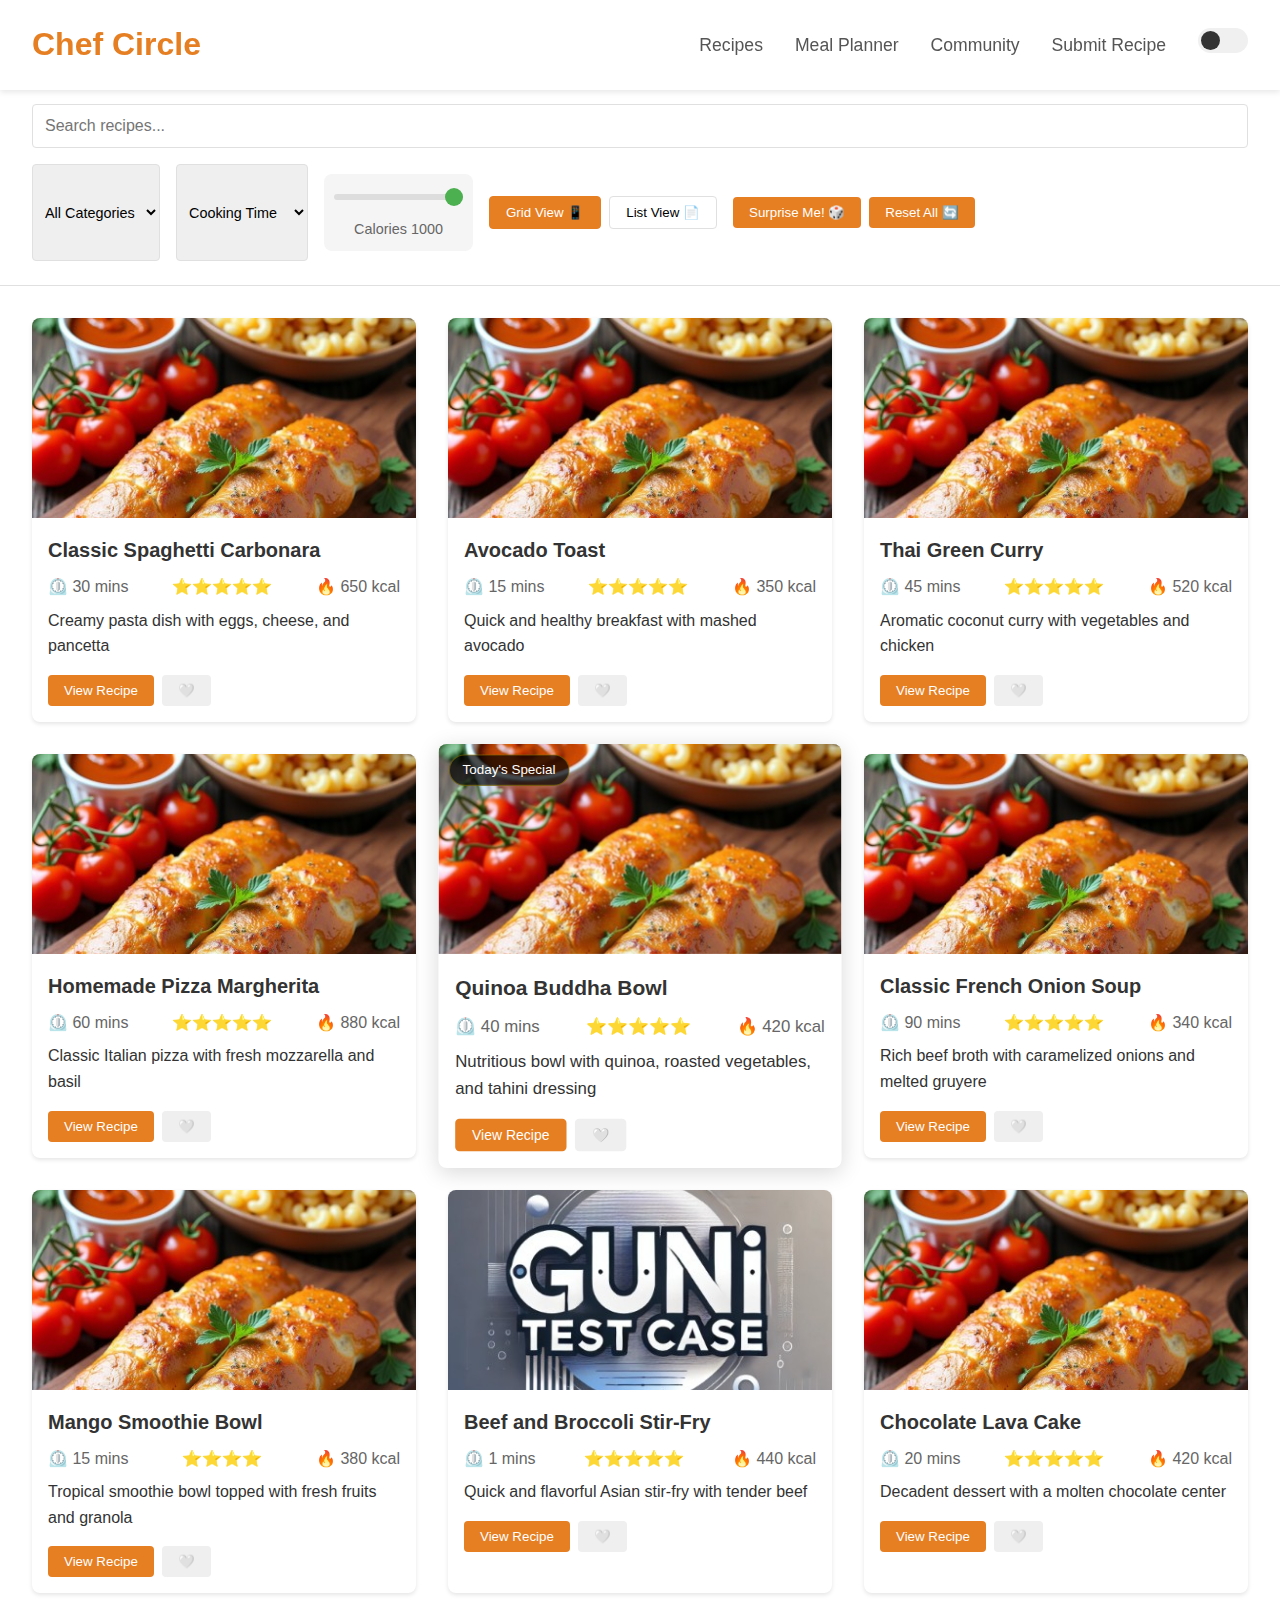
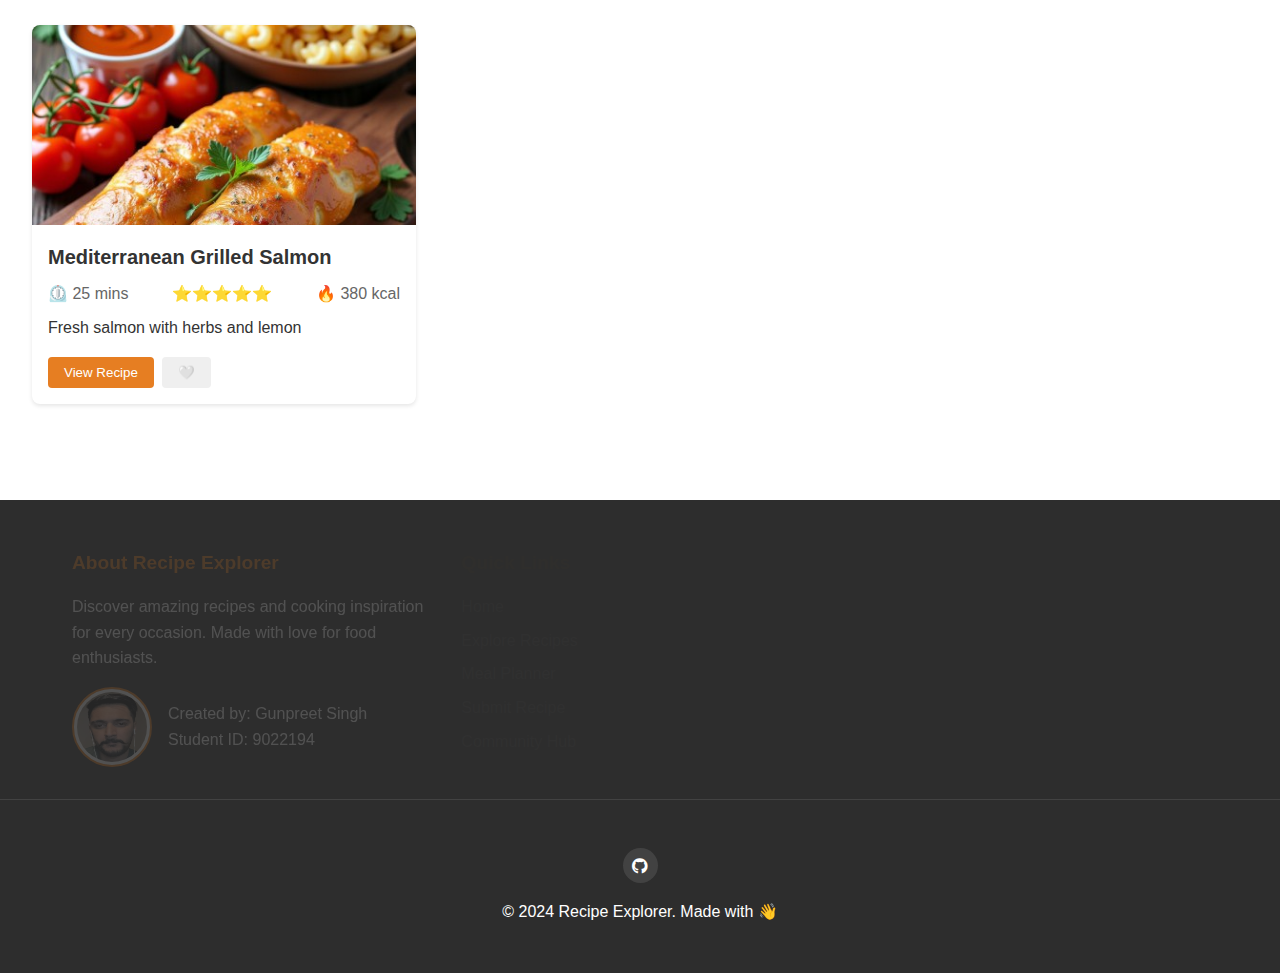
<file: explore/explore.html>
<!-- Gunpreet SIngh 9022194-->
<!DOCTYPE html>
<html lang="en">
<head>
    <meta charset="UTF-8">
    <meta name="viewport" content="width=device-width, initial-scale=1.0">
    <title>Recipe Explorer</title>
    <link href="https://cdnjs.cloudflare.com/ajax/libs/font-awesome/5.15.4/css/all.min.css" rel="stylesheet">
    <link rel="stylesheet" href="../navbar/navbar.css">
    <link rel="stylesheet" href="explore.css">
</head>
<body>
    <div class="content-wrapper">
        <div class="search-section">
            <div class="search-bar">
                <input type="text" id="searchInput" placeholder="Search recipes...">
            </div>
            <div class="filters">
                <div class="filter-group">
                    <select id="categoryFilter">
                        <option value="">All Categories</option>
                        <option value="breakfast">Breakfast</option>
                        <option value="lunch">Lunch</option>
                        <option value="dinner">Dinner</option>
                        <option value="dessert">Dessert</option>
                    </select>
                    <select id="timeFilter">
                        <option value="">Cooking Time</option>
                        <option value="15">Under 15 mins</option>
                        <option value="30">Under 30 mins</option>
                        <option value="60">Under 1 hour</option>
                    </select>
                    <div class="calorie-filter">
                        <input type="range" id="calorieSlider" min="0" max="1000" step="50" value="1000">
                        <div class="calorie-display">
                            <span>Calories </span>
                            <span id="calorieValue">1000</span>
                        </div>
                    </div>
                </div>
                <div class="view-controls">
                    <button id="gridViewBtn" class="control-btn active">Grid View 📱</button>
                    <button id="listViewBtn" class="control-btn">List View 📄</button>
                </div>
                <div class="action-controls">
                    <button id="surpriseMe" class="action-btn">Surprise Me! 🎲</button>
                    <button id="resetRecipes" class="action-btn">Reset All 🔄</button>
                </div>
            </div>
        </div>
        <main class="recipes-container grid-view"></main>
    </div>
    <template id="recipe-template">
        <article class="recipe-card">
            <div class="recipe-image">
                <img src="" alt="">
                <div class="nutrition-modal">
                    <h3>Nutrition Information</h3>
                    <p>Calories: <span class="nutrition-calories"></span> kcal</p>
                    <p>Protein: <span class="nutrition-protein"></span>g</p>
                    <p>Carbs: <span class="nutrition-carbs"></span>g</p>
                    <p>Fat: <span class="nutrition-fat"></span>g</p>
                </div>
            </div>
            <div class="recipe-content">
                <h2 class="recipe-title"></h2>
                <div class="recipe-metadata">
                    <span class="cooking-time"></span>
                    <span class="rating"></span>
                    <span class="calories"></span>
                </div>
                <p class="recipe-description"></p>
                <div class="recipe-details hidden">
                    <div class="ingredients">
                        <h3>Ingredients</h3>
                        <ul class="ingredients-list"></ul>
                    </div>
                    <div class="instructions">
                        <h3>Instructions</h3>
                        <ol class="instructions-list"></ol>
                    </div>
                </div>
                <div class="recipe-actions">
                    <button class="view-recipe">View Recipe</button>
                    <button class="favorite-recipe">🤍</button>
                </div>
            </div>
        </article>
    </template>
    <div id="recipeModal" class="recipe-modal hidden">
        <div class="modal-content">
            <span class="close-modal">&times;</span>
            <div class="modal-body">
                <h2 class="modal-title"></h2>
                <button class="caution-btn">
                    ⚠️ Caution
                    <div class="caution-info">                      
                        Some steps may require special attention for safety.
                    </div>
                </button>
                
                <div class="modal-details">
                    <div class="ingredients-section">
                        <h3>Ingredients</h3>
                        <ul class="modal-ingredients"></ul>
                    </div>
                    <div class="instructions-section">
                        <h3>Instructions</h3>
                        <ol class="modal-instructions"></ol>
                    </div>
                </div>
                
                <div id="recipe-progress" class="recipe-progress hidden">
                    <div class="timer-display">Time Remaining: <span id="time-remaining">00:00</span></div>
                    <div class="progress-bar">
                        <div class="progress-fill"></div>
                    </div>
                </div>
                <div class="modal-actions">
                    <button id="modalDownloadBtn" class="modal-download-btn">Download Recipe</button>
                    <button id="modalFavoriteBtn" class="modal-favorite-btn">🤍</button>
                    <button id="modalStartBtn" class="modal-start-btn">Start Cooking ▶️</button>
                </div>
            </div>
        </div>
    </div>
    <footer class="footer">
        <div class="footer-content">
            <div class="footer-section">
                <h3>About Recipe Explorer</h3>
                <p>Discover amazing recipes and cooking inspiration for every occasion. Made with love for food enthusiasts.</p>
                <div class="student-info">
                    <img src="me.jpg" alt="Gunpreet Singh Pic" class="student-image">
                    <div>
                        <p>Created by: Gunpreet Singh</p>
                        <p>Student ID: 9022194</p>
                    </div>
                </div>
            </div>
            <div class="footer-section">
                <h3>Quick Links</h3>
                <ul class="footer-links">
                    <li><a href="../index.html">Home</a></li>
                    <li><a href="explore.html">Explore Recipes</a></li>
                    <li><a href="../meal/meal.html">Meal Planner</a></li>
                    <li><a href="../submit/submit.html">Submit Recipe</a></li>
                    <li><a href="../comunityhub/hub.html">Community Hub</a></li>
                </ul>
            </div>
            <div class="footer-section">
                <h3>Contact Us</h3>
                <ul class="footer-links">
                    <li>📧 Email: Gsingh2194@Conestogac.on.ca</li>
                    <li>📞 Phone: (647) 923-2519</li>
                    <li>📍 Location: Cooking School Conestoga Doon</li>
                </ul>
            </div>
        </div>
        <div class="footer-bottom">
            <div class="social-links">
                <a href="https://github.com/CodeGuni/ChefCircle" title="GitHub"><i class="fab fa-github"></i></a>
            </div>
            <p>&copy; 2024 Recipe Explorer. Made with <span class="wave-emoji">👋</span></p>
        </div>
    </footer>
    <div id="feedbackModal" class="recipe-modal hidden">
        <div class="modal-content">
            <span class="close-modal">&times;</span>
            <div class="modal-body">
                <h2 class="modal-title">How was your cooking experience?</h2>
                <form id="cookingFeedbackForm">
                    <div class="form-group">
                        <label for="feedback">Share your experience with us:</label>
                        <textarea id="feedback" rows="3" placeholder="Tell us how it went and how we can improve this recipie"></textarea>
                    </div>
                    <button type="submit" class="modal-download-btn">Submit</button>
                </form>
            </div>
        </div>
    </div>
    <script src="../navbar/navbar.js"></script>
    <script src="https://code.jquery.com/jquery-3.6.0.min.js"></script>
    <script type="module" src="explore.js"></script>
</body>
</html>
</file>
<file: navbar/navbar.css>
* {
  margin: 0;
  padding: 0;
  box-sizing: border-box;
}

:root {
  --primary-color: #e67e22;
  --primary-color-hover: #f39c12;
  --text-color: #333;
  --text-color-secondary: #555;
  --background-color: #fff;
  --background-color-scrolled: #f8f8f8;
  --box-shadow: 0 2px 6px rgba(0, 0, 0, 0.1);
  --box-shadow-scrolled: 0 2px 10px rgba(0, 0, 0, 0.2);
  --underline-color: #e67e22;
  --underline-height: 3px;
  --hamburger-color: #333;
  --theme-toggle-bg: #f0f0f0;
  --theme-toggle-dot: #333;
  --nav-background: #fff;
  --nav-shadow: 0 2px 6px rgba(0, 0, 0, 0.1);
}

[data-theme="dark"] {
  --primary-color: #ff9f43;
  --primary-color-hover: #ffa94d;
  --text-color: #f5f5f5;
  --text-color-secondary: #e0e0e0;
  --background-color: #1a1a1a;
  --background-color-scrolled: #242424;
  --box-shadow: 0 2px 6px rgba(0, 0, 0, 0.3);
  --box-shadow-scrolled: 0 2px 10px rgba(0, 0, 0, 0.4);
  --underline-color: #ff9f43;
  --hamburger-color: #f5f5f5;
  --theme-toggle-bg: #444;
  --theme-toggle-dot: #fff;
  --nav-background: #1a1a1a;
  --nav-shadow: 0 2px 6px rgba(0, 0, 0, 0.3);
}

body {
  font-family: 'Poppins', sans-serif;
  background-color: var(--background-color);
  color: var(--text-color);
  min-height: 100vh;
  transition: background-color 0.3s ease, color 0.3s ease;
}

.content {
  padding-top: 80px;
}

.navbar {
  display: flex;
  justify-content: space-between;
  align-items: center;
  background-color: var(--nav-background);
  color: var(--text-color);
  padding: 1.2rem 2rem;
  position: fixed;
  top: 0;
  left: 0;
  width: 100%;
  z-index: 100;
  box-shadow: var(--nav-shadow);
  transition: all 0.4s ease;
}

.navbar.scrolled {
  background-color: var(--background-color-scrolled);
  box-shadow: var(--box-shadow-scrolled);
}

.navbar-brand {
  font-size: 2rem;
  font-weight: 700;
  text-decoration: none;
  color: var(--primary-color);
  transition: color 0.4s ease;
}

.navbar-brand:hover {
  color: var(--primary-color-hover);
}

.navbar-nav {
  display: flex;
  align-items: center;
  list-style: none;
  margin: 0;
  padding: 0;
}

.nav-item {
  margin-left: 2rem;
}

.nav-link {
  color: var(--text-color-secondary);
  text-decoration: none;
  font-size: 1.1rem;
  font-weight: 500;
  position: relative;
  transition: color 0.4s ease;
}

.nav-link:after {
  content: '';
  position: absolute;
  width: 0;
  height: var(--underline-height);
  background-color: var(--underline-color);
  left: 50%;
  transform: translateX(-50%);
  bottom: -6px;
  transition: width 0.4s ease;
}

.nav-link:hover {
  color: var(--primary-color);
}

.nav-link:hover:after {
  width: 100%;
}

.nav-link.active {
  color: var(--primary-color);
}

.nav-link.active:after {
  width: 100%;
}

.theme-toggle {
  position: relative;
  width: 50px;
  height: 25px;
  cursor: pointer;
  display: inline-block;
}

.theme-toggle input {
  opacity: 0;
  width: 0;
  height: 0;
  position: absolute;
}

.theme-toggle-slider {
  position: absolute;
  top: 0;
  left: 0;
  right: 0;
  bottom: 0;
  background-color: var(--theme-toggle-bg);
  border-radius: 25px;
  transition: 0.4s;
}

.theme-toggle-slider:before {
  position: absolute;
  content: "";
  height: 19px;
  width: 19px;
  left: 3px;
  bottom: 3px;
  background-color: var(--theme-toggle-dot);
  border-radius: 50%;
  transition: 0.4s;
}

input:checked + .theme-toggle-slider:before {
  transform: translateX(25px);
}

.hamburger {
  display: none;
  cursor: pointer;
  font-size: 1.8rem;
  color: var(--hamburger-color);
}

@media (max-width: 768px) {
  .navbar {
      padding: 1rem;
  }

  .hamburger {
      display: block;
  }

  .navbar-nav {
      display: none;
  }

  .navbar.responsive .navbar-nav {
      display: flex;
      flex-direction: column;
      position: absolute;
      top: 60px;
      left: 0;
      width: 100%;
      background-color: var(--nav-background);
      padding: 1rem;
      box-shadow: var(--nav-shadow);
  }

  .navbar.responsive .nav-item {
      margin: 0.5rem 0;
      width: 100%;
      text-align: center;
  }

  .navbar.responsive .theme-toggle {
      margin: 1rem 0;
  }
}


body {
  background-color: #ffffff;
  color: #333333;
}


body.dark-mode {
  background-color: #333333;
  color: #ffffff;
}


.dark-mode .navbar {
  background-color: #222222;
}

.dark-mode .nav-link {
  color: #ffffff;
}
</file>
<file: explore/explore.css>
* {
    margin: 0;
    padding: 0;
    box-sizing: border-box;
}

:root {
    --primary-color: #e67e22;
    --background-color: #ffffff;
    --text-color: #333333;
    --card-background: #ffffff;
    --border-color: #e0e0e0;
    --shadow: 0 2px 4px rgba(0, 0, 0, 0.1);
}

body {
    font-family: -apple-system, BlinkMacSystemFont, "Segoe UI", Roboto, Arial, sans-serif;
    line-height: 1.6;
    color: var(--text-color);
    background-color: var(--background-color);
}

.content-wrapper {
    padding-top: 80px;
    min-height: 100vh;
}

.search-section {
    background-color: var(--card-background);
    padding: 1.5rem 2rem;
    border-bottom: 1px solid var(--border-color);
    position: sticky;
    top: 80px;
    z-index: 90;
}

.search-bar {
    margin-bottom: 1rem;
}

.search-bar input {
    width: 100%;
    padding: 0.75rem;
    border: 1px solid var(--border-color);
    border-radius: 4px;
    font-size: 1rem;
}

.filters {
    display: flex;
    flex-wrap: wrap;
    gap: 1rem;
    align-items: center;
    margin-top: 1rem;
}

.filter-group {
    display: flex;
    gap: 1rem;
}

.filter-group select {
    padding: 0.5rem;
    border: 1px solid var(--border-color);
    border-radius: 4px;
    font-size: 0.9rem;
}


.calorie-filter {
    display: flex;
    flex-direction: column;
    gap: 8px;
    padding: 10px;
    background: #f5f5f5;
    border-radius: 8px;
    margin: 10px 0;
}

.calorie-display {
    text-align: center;
    font-size: 0.9em;
    color: #666;
}

#calorieSlider {
    width: 100%;
    height: 6px;
    -webkit-appearance: none;
    appearance: none;
    background: #ddd;
    outline: none;
    border-radius: 3px;
    margin: 10px 0;
}

#calorieSlider::-webkit-slider-thumb {
    -webkit-appearance: none;
    appearance: none;
    width: 18px;
    height: 18px;
    background: #4CAF50;
    border-radius: 50%;
    cursor: pointer;
    transition: background 0.2s;
}

#calorieSlider::-moz-range-thumb {
    width: 18px;
    height: 18px;
    background: #4CAF50;
    border-radius: 50%;
    cursor: pointer;
    transition: background 0.2s;
    border: none;
}

/* View Controls */
.view-controls, 
.action-controls {
    display: flex;
    gap: 0.5rem;
}

.control-btn, 
.action-btn {
    padding: 0.5rem 1rem;
    border: 1px solid var(--border-color);
    border-radius: 4px;
    background: var(--card-background);
    cursor: pointer;
    transition: all 0.3s ease;
}

.control-btn.active {
    background-color: var(--primary-color);
    color: white;
    border-color: var(--primary-color);
}

.action-btn {
    background-color: var(--primary-color);
    color: white;
    border: none;
}

.action-btn:hover {
    opacity: 0.9;
}

/* Recipe Container */
.recipes-container {
    padding: 2rem;
    gap: 2rem;
}

.recipes-container.grid-view {
    display: grid;
    grid-template-columns: repeat(auto-fill, minmax(300px, 1fr));
}

.recipes-container.list-view {
    display: flex;
    flex-direction: column;
    max-width: 800px;
    margin: 0 auto;
}

/* Recipe Card */
.recipe-card {
    background-color: var(--card-background);
    border-radius: 8px;
    overflow: hidden;
    box-shadow: var(--shadow);
    transition: transform 0.2s;
}

.recipe-card:hover {
    transform: translateY(-4px);
}

/* Recipe Image and Nutrition Modal */
.recipe-image {
    position: relative;
    width: 100%;
    height: 200px;
    overflow: hidden;
}

.recipe-image img {
    width: 100%;
    height: 100%;
    object-fit: cover;
}

.nutrition-modal {
    position: absolute;
    top: 0;
    left: 0;
    width: 100%;
    height: 100%;
    background: rgba(0, 0, 0, 0.85);
    color: white;
    display: flex;
    flex-direction: column;
    justify-content: center;
    align-items: center;
    opacity: 0;
    transition: opacity 0.3s ease;
    pointer-events: none;
    padding: 1rem;
}

.recipe-image:hover .nutrition-modal {
    opacity: 1;
    pointer-events: auto;
}

.nutrition-modal h3 {
    color: white;
    margin-bottom: 1rem;
    font-size: 1.2rem;
}

.nutrition-modal p {
    margin: 0.5rem 0;
    font-size: 1rem;
    text-align: center;
}

/* Recipe Content */
.recipe-content {
    padding: 1rem;
}

.recipe-title {
    font-size: 1.25rem;
    margin-bottom: 0.5rem;
    color: var(--text-color);
}

.recipe-metadata {
    display: flex;
    justify-content: space-between;
    margin: 0.5rem 0;
    color: #666;
}

.recipe-description {
    margin-bottom: 1rem;
}

/* Recipe Details */
.recipe-details {
    margin: 1rem 0;
    padding: 1rem;
    border: 1px solid var(--border-color);
    border-radius: 4px;
}

.recipe-details.hidden {
    display: none;
}

/* Recipe Actions */
.recipe-actions {
    display: flex;
    gap: 0.5rem;
    margin-top: 1rem;
}

.recipe-actions button {
    padding: 0.5rem 1rem;
    border: none;
    border-radius: 4px;
    cursor: pointer;
    transition: opacity 0.2s;
}

.recipe-actions button:hover {
    opacity: 0.8;
}

.view-recipe {
    background-color: var(--primary-color);
    color: white;
}

/* Recipe Modal Styles */
.recipe-modal {
    position: fixed;
    top: 0;
    left: 0;
    width: 100%;
    height: 100%;
    background-color: rgba(0, 0, 0, 0.5);
    display: flex;
    justify-content: center;
    align-items: center;
    z-index: 1000;
    opacity: 0;
    visibility: hidden;
    transition: all 0.3s ease;
}

.recipe-modal.active {
    opacity: 1;
    visibility: visible;
    pointer-events: all;
}

.modal-content {
    background-color: var(--card-background);
    border-radius: 8px;
    width: 90%;
    max-width: 600px;
    max-height: 85vh;
    position: relative;
    transform: translateY(-20px);
    transition: transform 0.3s ease;
    overflow: hidden;
    box-shadow: 0 4px 20px rgba(0, 0, 0, 0.15);
}

.recipe-modal.active .modal-content {
    transform: translateY(0);
}

.close-modal {
    position: absolute;
    right: 20px;
    top: 15px;
    font-size: 28px;
    font-weight: bold;
    color: var(--text-color);
    cursor: pointer;
    z-index: 1;
    transition: opacity 0.2s;
    opacity: 0.7;
}

.close-modal:hover {
    opacity: 1;
}

.modal-body {
    padding: 25px;
    overflow-y: auto;
    max-height: 85vh;
}

.modal-title {
    font-size: 1.8rem;
    margin-bottom: 25px;
    padding-right: 30px;
    color: var(--primary-color);
}

.modal-details {
    display: grid;
    gap: 25px;
}

.ingredients-section,
.instructions-section {
    background: var(--background-color);
    padding: 20px;
    border-radius: 8px;
    border: 1px solid var(--border-color);
}

.ingredients-section h3,
.instructions-section h3 {
    color: var(--text-color);
    margin-bottom: 15px;
    font-size: 1.2rem;
}

.modal-ingredients {
    list-style: none;
    padding: 0;
}

.modal-ingredients li {
    padding: 10px 0;
    border-bottom: 1px solid var(--border-color);
    color: var(--text-color);
}

.modal-ingredients li:last-child {
    border-bottom: none;
}

.modal-instructions {
    padding-left: 25px;
    color: var(--text-color);
}

.modal-instructions li {
    margin: 12px 0;
    line-height: 1.6;
    padding-left: 5px;
}

/* Modal Download Button */
.modal-download-btn {
    margin-top: 20px;
    padding: 10px 20px;
    font-size: 1rem;
    background-color: var(--primary-color);
    color: white;
    border: none;
    border-radius: 4px;
    cursor: pointer;
    transition: background-color 0.3s;
}

.modal-download-btn:hover {
    background-color: #d35400;
}

/* Dark Mode Styles */
body.dark-mode {
    --background-color: #1a1a1a;
    --text-color: #ffffff;
    --card-background: #2d2d2d;
    --border-color: #404040;
}

body.dark-mode .calorie-filter {
    background: #2a2a2a;
}

body.dark-mode .calorie-display {
    color: #ccc;
}

body.dark-mode #calorieSlider {
    background: #444;
}

body.dark-mode #calorieSlider::-webkit-slider-thumb {
    background: #66bb6a;
}

body.dark-mode #calorieSlider::-moz-range-thumb {
    background: #66bb6a;
}

body.dark-mode .nutrition-modal {
    background: rgba(255, 255, 255, 0.9);
    color: black;
}

body.dark-mode .nutrition-modal h3 {
    color: black;
}

/* Responsive Design */
@media (max-width: 768px) {
    .content-wrapper {
        padding-top: 60px;
    }

    .search-section {
        padding: 1rem;
        top: 60px;
    }

    .filters {
        flex-direction: column;
        align-items: stretch;
    }

    .filter-group {
        flex-direction: column;
    }

    .view-controls, 
    .action-controls {
        justify-content: stretch;
    }

    .control-btn, 
    .action-btn {
        flex: 1;
    }

    .recipes-container.grid-view {
        grid-template-columns: repeat(auto-fill, minmax(250px, 1fr));
    }
    
    .calorie-filter {
        padding: 8px;
    }

    .modal-content {
        width: 95%;
        margin: 10px;
    }
}

.recipe-of-day {
    position: relative;
    transform: scale(1.05);
    box-shadow: 0 4px 20px rgba(0, 0, 0, 0.15);
}

.recipe-of-day .recipe-image::before {
    content: "Today's Special";
    position: absolute;
    top: 10px;
    left: 10px;
    background: rgba(0, 0, 0, 0.7);
    color: #fff;
    padding: 4px 12px;
    border-radius: 15px;
    font-weight: 500;
    font-size: 0.8rem;
    z-index: 2;
    animation: softGlow 2s ease-in-out infinite;
    border: 1px solid rgba(255, 215, 0, 0.3);
}

@keyframes softGlow {
    0%, 100% {
        box-shadow: 0 0 5px rgba(255, 215, 0, 0.3);
        border-color: rgba(255, 215, 0, 0.3);
    }
    50% {
        box-shadow: 0 0 10px rgba(255, 215, 0, 0.6);
        border-color: rgba(255, 215, 0, 0.6);
    }
}

.recipe-progress {
    margin-top: 20px;
    padding: 15px;
    border-radius: 8px;
    background: #f5f5f5;
}

.recipe-progress.hidden {
    display: none;
}

.timer-display {
    text-align: center;
    font-size: 1.2rem;
    margin-bottom: 10px;
    font-weight: bold;
}

.progress-bar {
    width: 100%;
    height: 10px;
    background: #ddd;
    border-radius: 5px;
    overflow: hidden;
}

.progress-fill {
    width: 0%;
    height: 100%;
    background: var(--primary-color);
    transition: width 1s linear;
}

.modal-start-btn {
    padding: 0.5rem 1rem;
    background: #4CAF50;
    color: white;
    border: none;
    border-radius: 4px;
    cursor: pointer;
    transition: background-color 0.3s;
}

.modal-start-btn:hover {
    background: #45a049;
}

.modal-start-btn.active {
    background: #f44336;
}

.footer {
    background: #2d2d2d;
    color: #fff;
    padding: 3rem 0;
    margin-top: 4rem;
    position: relative;
    overflow: hidden;
}

.footer-content {
    max-width: 1200px;
    margin: 0 auto;
    display: grid;
    grid-template-columns: repeat(auto-fit, minmax(250px, 1fr));
    gap: 2rem;
    padding: 0 2rem;
}

.footer-section {
    opacity: 0;
    transform: translateY(20px);
}

.footer-section h3 {
    color: #e67e22;
    margin-bottom: 1rem;
    font-size: 1.2rem;
    position: relative;
}

.footer-section h3::after {
    content: '';
    position: absolute;
    left: 0;
    bottom: -5px;
    width: 0;
    height: 2px;
    background: #e67e22;
    transition: width 0.3s ease;
}

.footer-section:hover h3::after {
    width: 50px;
}

.footer-links {
    list-style: none;
    padding: 0;
}

.footer-links li {
    margin: 0.5rem 0;
}

.footer-links a {
    color: #fff;
    text-decoration: none;
    transition: color 0.3s ease;
    display: inline-block;
}

.footer-links a:hover {
    color: #e67e22;
    transform: translateX(5px);
}

.student-info {
    display: flex;
    align-items: center;
    gap: 1rem;
    margin-top: 1rem;
}

.student-image {
    width: 80px;
    height: 80px;
    border-radius: 50%;
    border: 2px solid #e67e22;
    padding: 3px;
    transition: transform 0.3s ease;
}

.student-image:hover {
    transform: scale(1.1) rotate(5deg);
}

.footer-bottom {
    text-align: center;
    margin-top: 2rem;
    padding-top: 2rem;
    border-top: 1px solid rgba(255,255,255,0.1);
}

@keyframes wave {
    0% { transform: translateY(0); }
    50% { transform: translateY(-15px); }
    100% { transform: translateY(0); }
}

.wave-emoji {
    display: inline-block;
    animation: wave 2s infinite;
}

/* Responsive styles */
@media (max-width: 768px) {
    .footer-content {
        grid-template-columns: 1fr;
        text-align: center;
    }
    
    .footer-section h3::after {
        left: 50%;
        transform: translateX(-50%);
    }
    
    .student-info {
        justify-content: center;
        flex-direction: column;
    }
}
.social-links {
    display: flex;
    gap: 1rem;
    justify-content: center;
    margin: 1rem 0;
}

.social-links a {
    color: #fff;
    text-decoration: none;
    width: 35px;
    height: 35px;
    border-radius: 50%;
    background: rgba(255,255,255,0.1);
    display: flex;
    align-items: center;
    justify-content: center;
    transition: all 0.3s ease;
}

.social-links a:hover {
    background: #e67e22;
    transform: translateY(-3px);
}

/* Dark mode support for social links */
body.dark-mode .social-links a {
    color: #fff;
    background: rgba(255,255,255,0.15);
}

body.dark-mode .social-links a:hover {
    background: #e67e22;
}

.student-info {
    perspective: 1000px; /* Required for 3D effect */
}

.image-flip-container {
    position: relative;
    width: 80px;
    height: 80px;
    transition: transform 0.6s;
    transform-style: preserve-3d;
}

.image-flip-container.flipped {
    transform: rotateY(180deg);
}

.student-image-front,
.student-image-back {
    position: absolute;
    width: 100%;
    height: 100%;
    backface-visibility: hidden;
    border-radius: 50%;
    border: 2px solid #e67e22;
    padding: 3px;
}

.student-image-front {
    background-color: #fff;
}

.student-image-back {
    background-color: #e67e22;
    transform: rotateY(180deg);
    display: flex;
    align-items: center;
    justify-content: center;
    color: white;
    font-size: 14px;
    text-align: center;
    padding: 10px;
}
.caution-btn {
    background-color: #ff9800;
    color: white;
    border: none;
    padding: 5px 10px;
    border-radius: 4px;
    cursor: pointer;
    font-size: 14px;
    display: flex;
    align-items: center;
    gap: 5px;
    transition: background-color 0.3s ease;
}

.caution-btn:hover {
    background-color: #f57c00;
}

.caution-info {
    display: none;
    position: absolute;
    background: rgba(0, 0, 0, 0.9);
    color: white;
    padding: 10px;
    border-radius: 4px;
    font-size: 14px;
    max-width: 250px;
    z-index: 1000;
}

.caution-btn:hover .caution-info {
    display: block;
}

@media (max-width: 768px) {
    .filter-group select,
    .calorie-filter,
    .control-btn,
    .action-btn {
        width: 100%;
        min-width: unset;
    }
}
</file>
